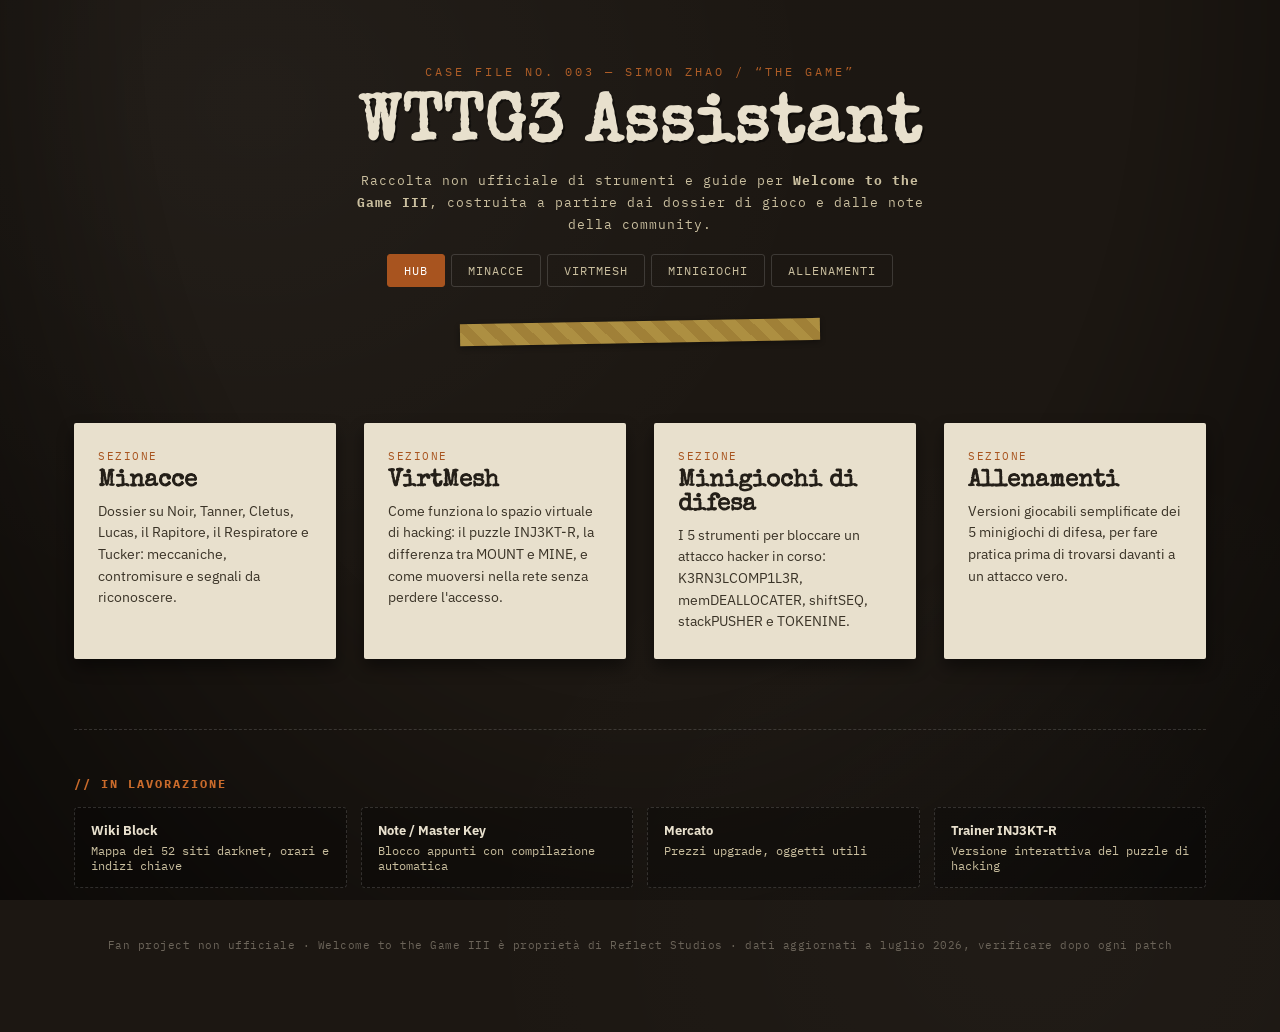
<file: index.html>
<!DOCTYPE html>
<html lang="it">
<head>
<meta charset="UTF-8">
<meta name="viewport" content="width=device-width, initial-scale=1.0">
<title>WTTG3 Assistant — Hub</title>
<link rel="preconnect" href="https://fonts.googleapis.com">
<link href="https://fonts.googleapis.com/css2?family=Special+Elite&family=IBM+Plex+Mono:wght@400;500;600&family=IBM+Plex+Sans:wght@400;500;600;700&display=swap" rel="stylesheet">
<link rel="stylesheet" href="css/styles.css">
<link rel="stylesheet" href="css/nav.css">
<style>
  .hub-grid{
    display:grid;
    grid-template-columns:repeat(auto-fit, minmax(260px, 1fr));
    gap:28px;
    margin:40px 0 20px;
  }
  .hub-card{
    display:block;
    background:var(--paper);
    color:var(--ink);
    text-decoration:none;
    padding:26px 24px;
    border-radius:2px;
    box-shadow:0 8px 16px rgba(0,0,0,0.45);
    transition:transform 0.15s ease, box-shadow 0.15s ease;
  }
  .hub-card:hover{transform:translateY(-4px); box-shadow:0 14px 26px rgba(0,0,0,0.55);}
  .hub-card .eyebrow{
    font-family:'IBM Plex Mono', monospace;
    font-size:10.5px;
    letter-spacing:1.5px;
    text-transform:uppercase;
    color:var(--rust);
  }
  .hub-card h2{
    font-family:'Special Elite', monospace;
    font-size:1.5rem;
    margin:6px 0 8px;
  }
  .hub-card p{font-size:13.5px; line-height:1.6; color:#3a3327; margin:0;}
</style>
</head>
<body data-page="home">
<div class="wrap">

  <header class="hero">
    <div class="stamp-num">CASE FILE NO. 003 — SIMON ZHAO / “THE GAME”</div>
    <h1 class="title">WTTG3 Assistant</h1>
    <p class="subtitle">Raccolta non ufficiale di strumenti e guide per <strong>Welcome to the Game III</strong>, costruita a partire dai dossier di gioco e dalle note della community.</p>
    <nav class="site-nav" id="site-nav"></nav>
    <div class="tape-divider"></div>
  </header>

  <div class="hub-grid">
    <a class="hub-card" href="threats.html">
      <div class="eyebrow">Sezione</div>
      <h2>Minacce</h2>
      <p>Dossier su Noir, Tanner, Cletus, Lucas, il Rapitore, il Respiratore e Tucker: meccaniche, contromisure e segnali da riconoscere.</p>
    </a>
    <a class="hub-card" href="virtmesh.html">
      <div class="eyebrow">Sezione</div>
      <h2>VirtMesh</h2>
      <p>Come funziona lo spazio virtuale di hacking: il puzzle INJ3KT-R, la differenza tra MOUNT e MINE, e come muoversi nella rete senza perdere l'accesso.</p>
    </a>
    <a class="hub-card" href="hacks.html">
      <div class="eyebrow">Sezione</div>
      <h2>Minigiochi di difesa</h2>
      <p>I 5 strumenti per bloccare un attacco hacker in corso: K3RN3LCOMP1L3R, memDEALLOCATER, shiftSEQ, stackPUSHER e TOKENINE.</p>
    </a>
    <a class="hub-card" href="trainers.html">
      <div class="eyebrow">Sezione</div>
      <h2>Allenamenti</h2>
      <p>Versioni giocabili semplificate dei 5 minigiochi di difesa, per fare pratica prima di trovarsi davanti a un attacco vero.</p>
    </a>
  </div>

  <div class="roadmap">
    <h4>// In lavorazione</h4>
    <div class="roadmap-grid">
      <div class="roadmap-item"><b>Wiki Block</b>Mappa dei 52 siti darknet, orari e indizi chiave</div>
      <div class="roadmap-item"><b>Note / Master Key</b>Blocco appunti con compilazione automatica</div>
      <div class="roadmap-item"><b>Mercato</b>Prezzi upgrade, oggetti utili</div>
      <div class="roadmap-item"><b>Trainer INJ3KT-R</b>Versione interattiva del puzzle di hacking</div>
    </div>
  </div>

  <footer class="credits">Fan project non ufficiale · Welcome to the Game III è proprietà di Reflect Studios · dati aggiornati a luglio 2026, verificare dopo ogni patch</footer>
</div>

<script src="js/nav.js"></script>
</body>
</html>
</file>
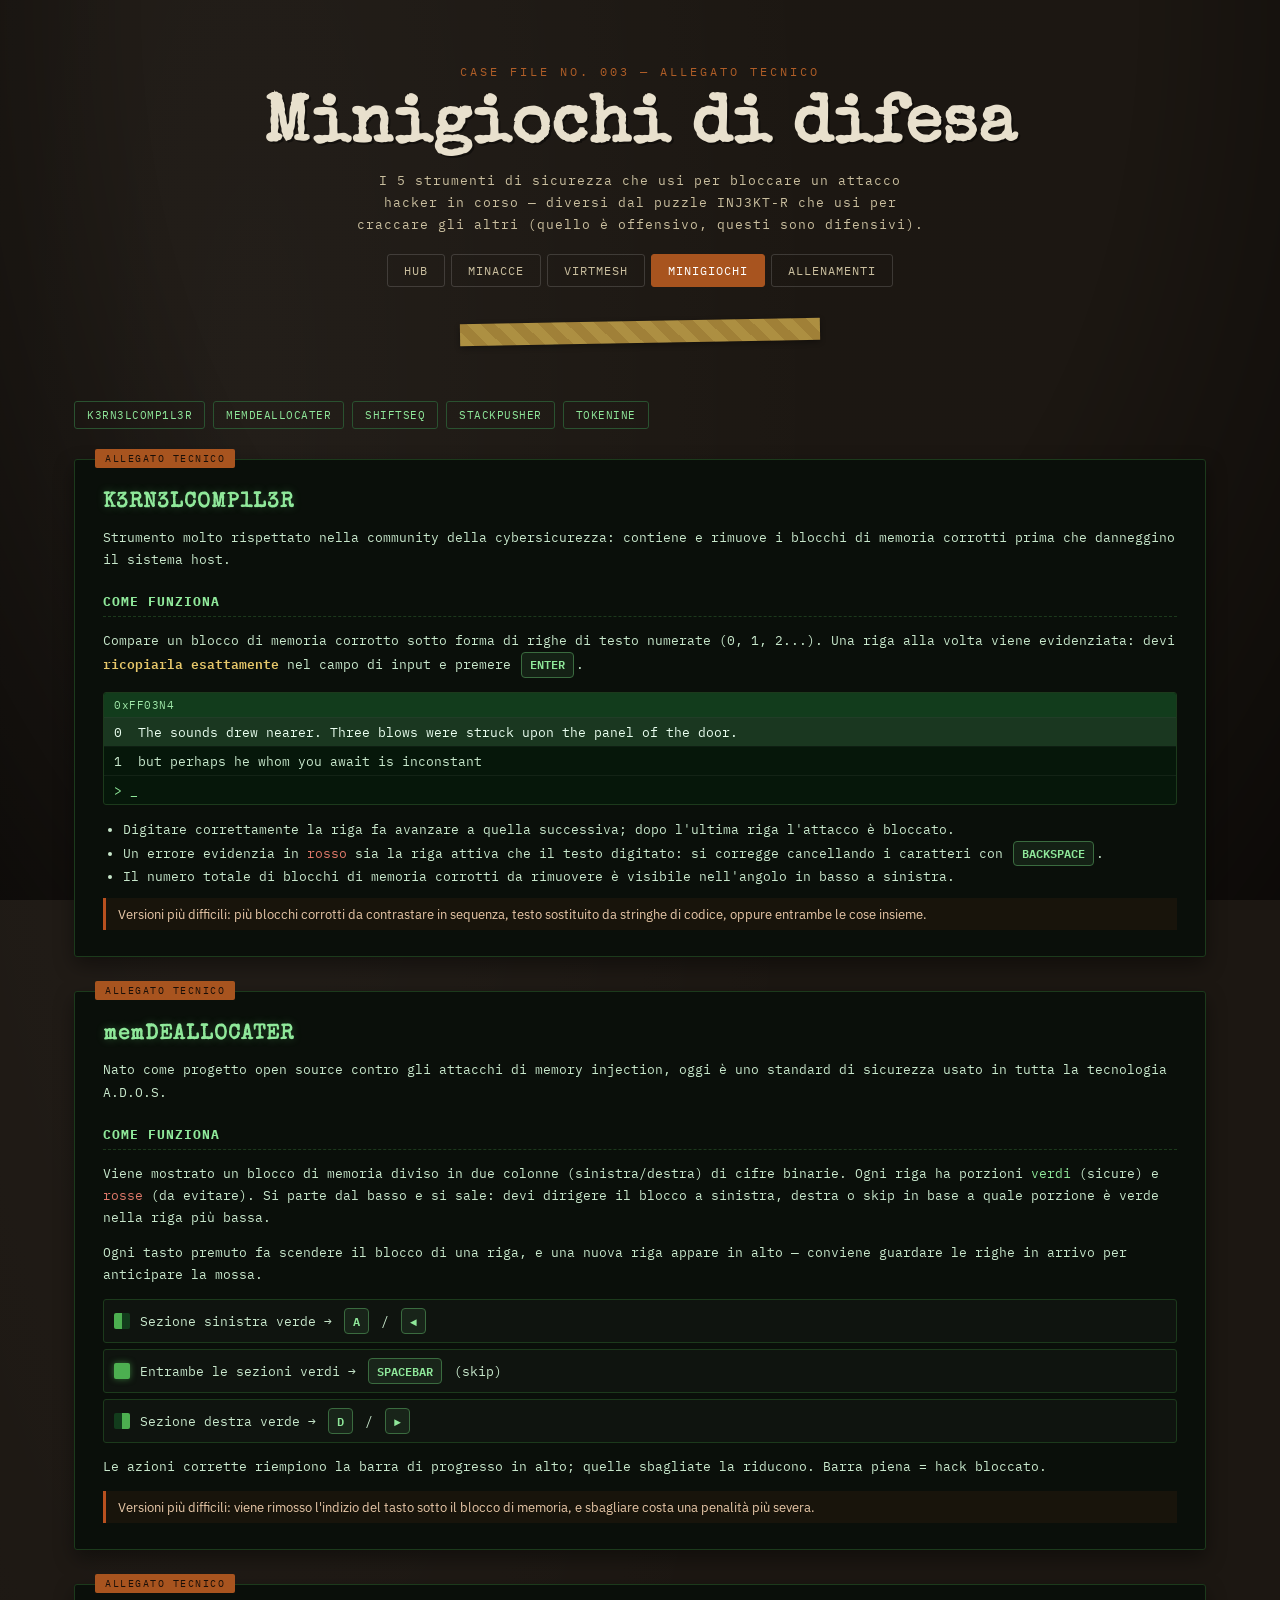
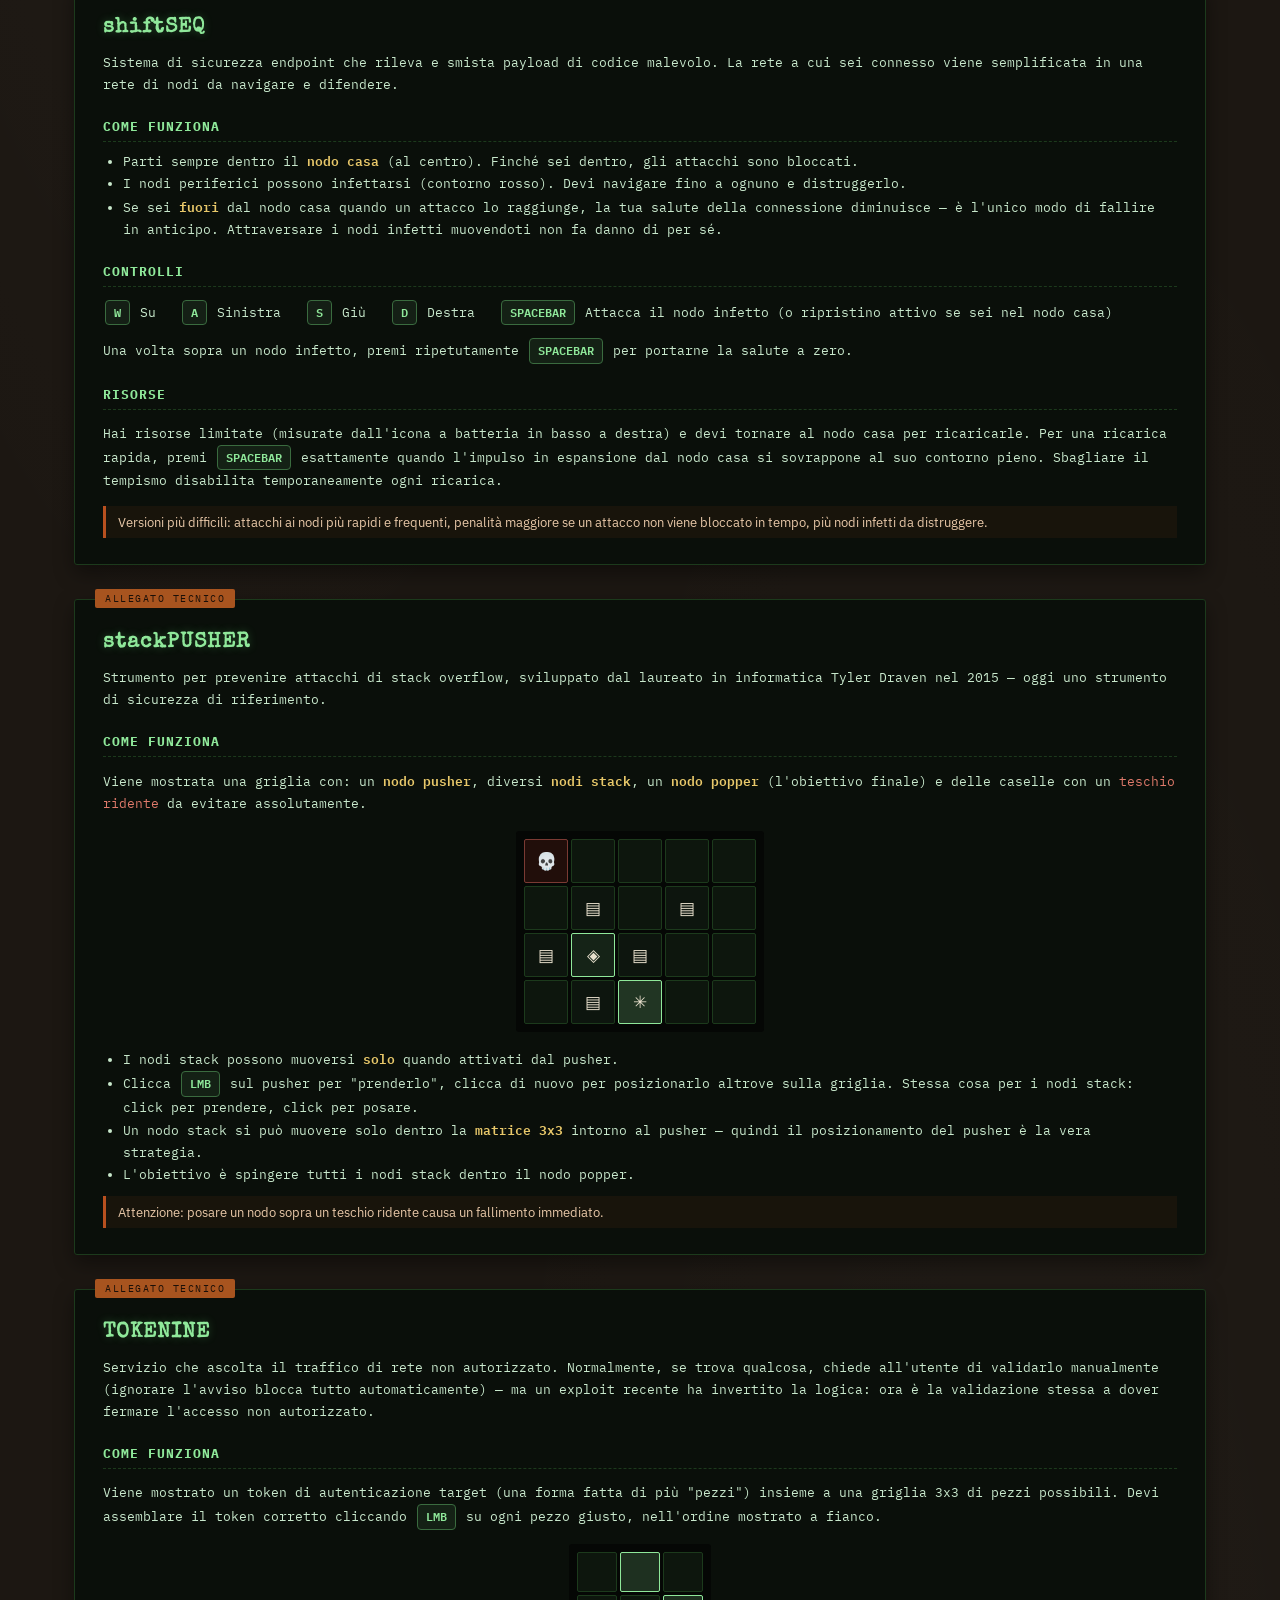
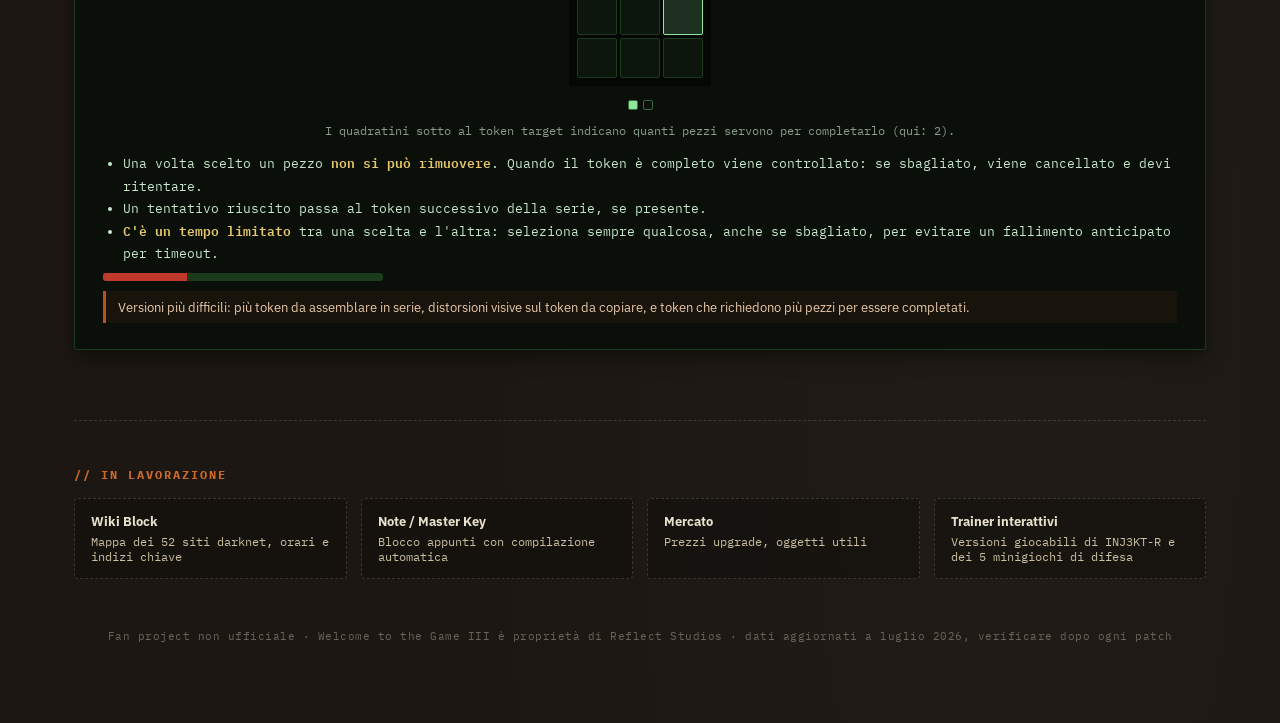
<file: hacks.html>
<!DOCTYPE html>
<html lang="it">
<head>
<meta charset="UTF-8">
<meta name="viewport" content="width=device-width, initial-scale=1.0">
<title>WTTG3 Assistant — Minigiochi di difesa</title>
<link rel="preconnect" href="https://fonts.googleapis.com">
<link href="https://fonts.googleapis.com/css2?family=Special+Elite&family=IBM+Plex+Mono:wght@400;500;600&family=IBM+Plex+Sans:wght@400;500;600;700&display=swap" rel="stylesheet">
<link rel="stylesheet" href="css/styles.css">
<link rel="stylesheet" href="css/nav.css">
<link rel="stylesheet" href="css/virtmesh.css">
<link rel="stylesheet" href="css/hacks.css">
</head>
<body data-page="hacks">
<div class="wrap">

  <header class="hero">
    <div class="stamp-num">CASE FILE NO. 003 — ALLEGATO TECNICO</div>
    <h1 class="title">Minigiochi di difesa</h1>
    <p class="subtitle">I 5 strumenti di sicurezza che usi per bloccare un attacco hacker in corso — diversi dal puzzle INJ3KT-R che usi per craccare gli altri (quello è offensivo, questi sono difensivi).</p>
    <nav class="site-nav" id="site-nav"></nav>
    <div class="tape-divider"></div>
  </header>

  <div class="tool-nav">
    <a href="#kernel">K3RN3LCOMP1L3R</a>
    <a href="#memdeallocater">memDEALLOCATER</a>
    <a href="#shiftseq">shiftSEQ</a>
    <a href="#stackpusher">stackPUSHER</a>
    <a href="#tokenine">TOKENINE</a>
  </div>

  <!-- K3RN3LCOMP1L3R -->
  <div class="annex" id="kernel">
    <h2 class="tool-name">K3RN3LCOMP1L3R</h2>
    <p>Strumento molto rispettato nella community della cybersicurezza: contiene e rimuove i blocchi di memoria corrotti prima che danneggino il sistema host.</p>

    <h3>Come funziona</h3>
    <p>Compare un blocco di memoria corrotto sotto forma di righe di testo numerate (0, 1, 2...). Una riga alla volta viene evidenziata: devi <span class="term">ricopiarla esattamente</span> nel campo di input e premere <span class="key-chip">ENTER</span>.</p>

    <div class="terminal-block">
      <div class="t-header">0xFF03N4</div>
      <div class="t-line active">0&nbsp;&nbsp;The sounds drew nearer. Three blows were struck upon the panel of the door.</div>
      <div class="t-line">1&nbsp;&nbsp;but perhaps he whom you await is inconstant</div>
      <div class="t-prompt">&gt; _</div>
    </div>

    <ul>
      <li>Digitare correttamente la riga fa avanzare a quella successiva; dopo l'ultima riga l'attacco è bloccato.</li>
      <li>Un errore evidenzia in <span style="color:#e07a6b;">rosso</span> sia la riga attiva che il testo digitato: si corregge cancellando i caratteri con <span class="key-chip">BACKSPACE</span>.</li>
      <li>Il numero totale di blocchi di memoria corrotti da rimuovere è visibile nell'angolo in basso a sinistra.</li>
    </ul>

    <div class="warn-line">Versioni più difficili: più blocchi corrotti da contrastare in sequenza, testo sostituito da stringhe di codice, oppure entrambe le cose insieme.</div>
  </div>

  <!-- memDEALLOCATER -->
  <div class="annex" id="memdeallocater">
    <h2 class="tool-name">memDEALLOCATER</h2>
    <p>Nato come progetto open source contro gli attacchi di memory injection, oggi è uno standard di sicurezza usato in tutta la tecnologia A.D.O.S.</p>

    <h3>Come funziona</h3>
    <p>Viene mostrato un blocco di memoria diviso in due colonne (sinistra/destra) di cifre binarie. Ogni riga ha porzioni <span style="color:#8fe89a;">verdi</span> (sicure) e <span style="color:#e07a6b;">rosse</span> (da evitare). Si parte dal basso e si sale: devi dirigere il blocco a sinistra, destra o skip in base a quale porzione è verde nella riga più bassa.</p>
    <p>Ogni tasto premuto fa scendere il blocco di una riga, e una nuova riga appare in alto — conviene guardare le righe in arrivo per anticipare la mossa.</p>

    <div class="rule-row"><span class="swatch half-green-red" style="background:linear-gradient(90deg,#4caf50 50%, #123c1c 50%)"></span> Sezione sinistra verde → <span class="key-chip">A</span> / <span class="key-chip">◄</span></div>
    <div class="rule-row"><span class="swatch green"></span> Entrambe le sezioni verdi → <span class="key-chip">SPACEBAR</span> (skip)</div>
    <div class="rule-row"><span class="swatch half-green-red" style="background:linear-gradient(90deg,#123c1c 50%, #4caf50 50%)"></span> Sezione destra verde → <span class="key-chip">D</span> / <span class="key-chip">►</span></div>

    <p>Le azioni corrette riempiono la barra di progresso in alto; quelle sbagliate la riducono. Barra piena = hack bloccato.</p>

    <div class="warn-line">Versioni più difficili: viene rimosso l'indizio del tasto sotto il blocco di memoria, e sbagliare costa una penalità più severa.</div>
  </div>

  <!-- shiftSEQ -->
  <div class="annex" id="shiftseq">
    <h2 class="tool-name">shiftSEQ</h2>
    <p>Sistema di sicurezza endpoint che rileva e smista payload di codice malevolo. La rete a cui sei connesso viene semplificata in una rete di nodi da navigare e difendere.</p>

    <h3>Come funziona</h3>
    <ul>
      <li>Parti sempre dentro il <span class="term">nodo casa</span> (al centro). Finché sei dentro, gli attacchi sono bloccati.</li>
      <li>I nodi periferici possono infettarsi (contorno rosso). Devi navigare fino a ognuno e distruggerlo.</li>
      <li>Se sei <span class="term">fuori</span> dal nodo casa quando un attacco lo raggiunge, la tua salute della connessione diminuisce — è l'unico modo di fallire in anticipo. Attraversare i nodi infetti muovendoti non fa danno di per sé.</li>
    </ul>

    <h3>Controlli</h3>
    <p>
      <span class="key-chip">W</span> Su &nbsp;
      <span class="key-chip">A</span> Sinistra &nbsp;
      <span class="key-chip">S</span> Giù &nbsp;
      <span class="key-chip">D</span> Destra &nbsp;
      <span class="key-chip">SPACEBAR</span> Attacca il nodo infetto (o ripristino attivo se sei nel nodo casa)
    </p>
    <p>Una volta sopra un nodo infetto, premi ripetutamente <span class="key-chip">SPACEBAR</span> per portarne la salute a zero.</p>

    <h3>Risorse</h3>
    <p>Hai risorse limitate (misurate dall'icona a batteria in basso a destra) e devi tornare al nodo casa per ricaricarle. Per una ricarica rapida, premi <span class="key-chip">SPACEBAR</span> esattamente quando l'impulso in espansione dal nodo casa si sovrappone al suo contorno pieno. Sbagliare il tempismo disabilita temporaneamente ogni ricarica.</p>

    <div class="warn-line">Versioni più difficili: attacchi ai nodi più rapidi e frequenti, penalità maggiore se un attacco non viene bloccato in tempo, più nodi infetti da distruggere.</div>
  </div>

  <!-- stackPUSHER -->
  <div class="annex" id="stackpusher">
    <h2 class="tool-name">stackPUSHER</h2>
    <p>Strumento per prevenire attacchi di stack overflow, sviluppato dal laureato in informatica Tyler Draven nel 2015 — oggi uno strumento di sicurezza di riferimento.</p>

    <h3>Come funziona</h3>
    <p>Viene mostrata una griglia con: un <span class="term">nodo pusher</span>, diversi <span class="term">nodi stack</span>, un <span class="term">nodo popper</span> (l'obiettivo finale) e delle caselle con un <span style="color:#e07a6b;">teschio ridente</span> da evitare assolutamente.</p>

    <div class="grid-demo" aria-hidden="true">
      <div class="g-cell skull">💀</div><div class="g-cell"></div><div class="g-cell"></div><div class="g-cell"></div><div class="g-cell"></div>
      <div class="g-cell"></div><div class="g-cell stack">▤</div><div class="g-cell"></div><div class="g-cell stack">▤</div><div class="g-cell"></div>
      <div class="g-cell stack">▤</div><div class="g-cell pusher">◈</div><div class="g-cell stack">▤</div><div class="g-cell"></div><div class="g-cell"></div>
      <div class="g-cell"></div><div class="g-cell stack">▤</div><div class="g-cell popper">✳</div><div class="g-cell"></div><div class="g-cell"></div>
    </div>

    <ul>
      <li>I nodi stack possono muoversi <span class="term">solo</span> quando attivati dal pusher.</li>
      <li>Clicca <span class="key-chip">LMB</span> sul pusher per "prenderlo", clicca di nuovo per posizionarlo altrove sulla griglia. Stessa cosa per i nodi stack: click per prendere, click per posare.</li>
      <li>Un nodo stack si può muovere solo dentro la <span class="term">matrice 3x3</span> intorno al pusher — quindi il posizionamento del pusher è la vera strategia.</li>
      <li>L'obiettivo è spingere tutti i nodi stack dentro il nodo popper.</li>
    </ul>

    <div class="warn-line">Attenzione: posare un nodo sopra un teschio ridente causa un fallimento immediato.</div>
  </div>

  <!-- TOKENINE -->
  <div class="annex" id="tokenine">
    <h2 class="tool-name">TOKENINE</h2>
    <p>Servizio che ascolta il traffico di rete non autorizzato. Normalmente, se trova qualcosa, chiede all'utente di validarlo manualmente (ignorare l'avviso blocca tutto automaticamente) — ma un exploit recente ha invertito la logica: ora è la validazione stessa a dover fermare l'accesso non autorizzato.</p>

    <h3>Come funziona</h3>
    <p>Viene mostrato un token di autenticazione target (una forma fatta di più "pezzi") insieme a una griglia 3x3 di pezzi possibili. Devi assemblare il token corretto cliccando <span class="key-chip">LMB</span> su ogni pezzo giusto, nell'ordine mostrato a fianco.</p>

    <div class="token-piece-grid" aria-hidden="true">
      <div class="t-cell"></div><div class="t-cell chosen"></div><div class="t-cell"></div>
      <div class="t-cell"></div><div class="t-cell"></div><div class="t-cell chosen"></div>
      <div class="t-cell"></div><div class="t-cell"></div><div class="t-cell"></div>
    </div>
    <div class="piece-counter"><span class="piece-dot filled"></span><span class="piece-dot"></span></div>
    <p style="text-align:center; font-size:11.5px; color:#8a9c8c;">I quadratini sotto al token target indicano quanti pezzi servono per completarlo (qui: 2).</p>

    <ul>
      <li>Una volta scelto un pezzo <span class="term">non si può rimuovere</span>. Quando il token è completo viene controllato: se sbagliato, viene cancellato e devi ritentare.</li>
      <li>Un tentativo riuscito passa al token successivo della serie, se presente.</li>
      <li><span class="term">C'è un tempo limitato</span> tra una scelta e l'altra: seleziona sempre qualcosa, anche se sbagliato, per evitare un fallimento anticipato per timeout.</li>
    </ul>

    <div class="timer-bar-demo danger"><div class="fill" style="width:30%;"></div></div>

    <div class="warn-line">Versioni più difficili: più token da assemblare in serie, distorsioni visive sul token da copiare, e token che richiedono più pezzi per essere completati.</div>
  </div>

  <div class="roadmap">
    <h4>// In lavorazione</h4>
    <div class="roadmap-grid">
      <div class="roadmap-item"><b>Wiki Block</b>Mappa dei 52 siti darknet, orari e indizi chiave</div>
      <div class="roadmap-item"><b>Note / Master Key</b>Blocco appunti con compilazione automatica</div>
      <div class="roadmap-item"><b>Mercato</b>Prezzi upgrade, oggetti utili</div>
      <div class="roadmap-item"><b>Trainer interattivi</b>Versioni giocabili di INJ3KT-R e dei 5 minigiochi di difesa</div>
    </div>
  </div>

  <footer class="credits">Fan project non ufficiale · Welcome to the Game III è proprietà di Reflect Studios · dati aggiornati a luglio 2026, verificare dopo ogni patch</footer>
</div>

<script src="js/nav.js"></script>
</body>
</html>
</file>
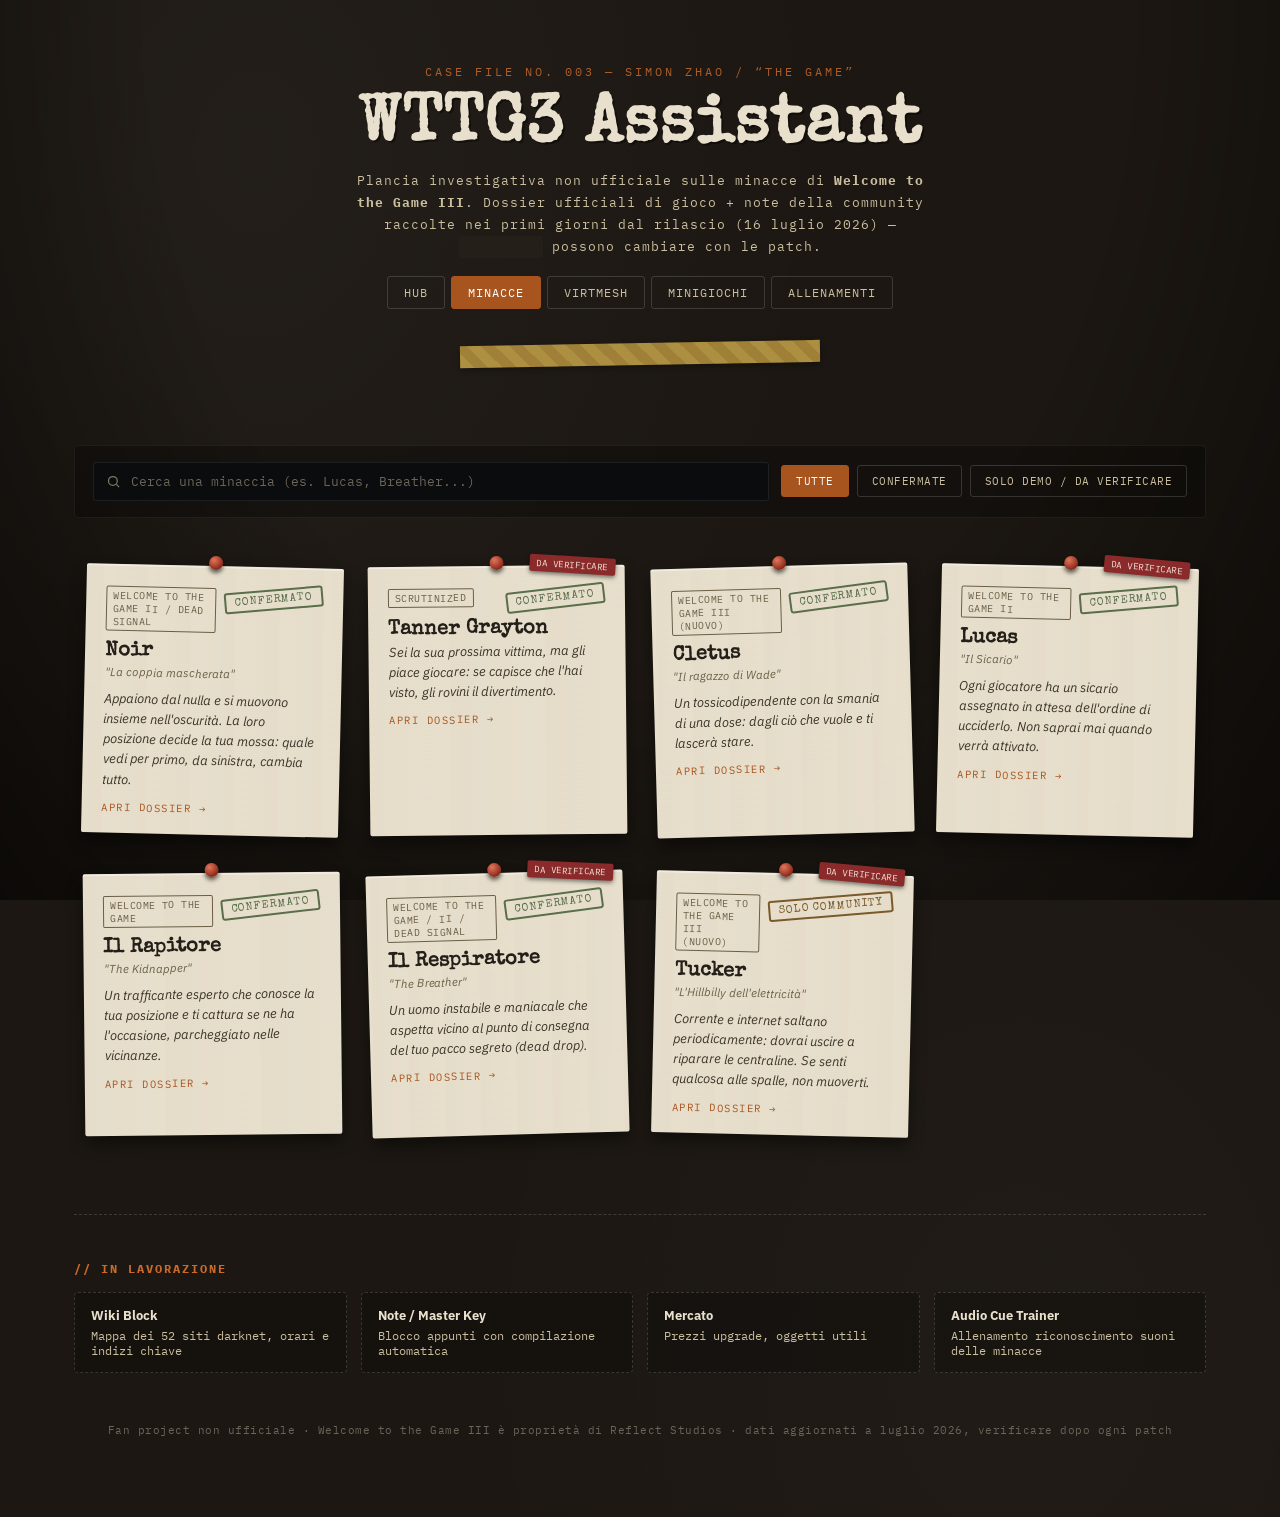
<file: threats.html>
<!DOCTYPE html>
<html lang="it">
<head>
<meta charset="UTF-8">
<meta name="viewport" content="width=device-width, initial-scale=1.0">
<title>WTTG3 Assistant — Minacce</title>
<link rel="preconnect" href="https://fonts.googleapis.com">
<link href="https://fonts.googleapis.com/css2?family=Special+Elite&family=IBM+Plex+Mono:wght@400;500;600&family=IBM+Plex+Sans:wght@400;500;600;700&display=swap" rel="stylesheet">
<link rel="stylesheet" href="css/styles.css">
<link rel="stylesheet" href="css/nav.css">
</head>
<body data-page="threats">
<div class="wrap">

  <header class="hero">
    <div class="stamp-num">CASE FILE NO. 003 — SIMON ZHAO / “THE GAME”</div>
    <h1 class="title">WTTG3 Assistant</h1>
    <p class="subtitle">Plancia investigativa non ufficiale sulle minacce di <strong>Welcome to the Game III</strong>.
    Dossier ufficiali di gioco + note della community raccolte nei primi giorni dal rilascio (16 luglio 2026) — <span class="redacted-bar">████████</span> possono cambiare con le patch.</p>
    <nav class="site-nav" id="site-nav"></nav>
    <div class="tape-divider"></div>
  </header>

  <div class="controls">
    <div class="search-box">
      <svg width="15" height="15" viewBox="0 0 24 24" fill="none" stroke="#cabf9f" stroke-width="2"><circle cx="11" cy="11" r="7"/><line x1="21" y1="21" x2="16.65" y2="16.65"/></svg>
      <input id="searchInput" type="text" placeholder="Cerca una minaccia (es. Lucas, Breather...)">
    </div>
    <div class="filters" id="filterGroup">
      <button class="filter-btn active" data-filter="all">Tutte</button>
      <button class="filter-btn" data-filter="confirmed">Confermate</button>
      <button class="filter-btn" data-filter="unconfirmed">Solo demo / da verificare</button>
    </div>
  </div>

  <div class="board" id="board"></div>

  <div class="roadmap">
    <h4>// In lavorazione</h4>
    <div class="roadmap-grid">
      <div class="roadmap-item"><b>Wiki Block</b>Mappa dei 52 siti darknet, orari e indizi chiave</div>
      <div class="roadmap-item"><b>Note / Master Key</b>Blocco appunti con compilazione automatica</div>
      <div class="roadmap-item"><b>Mercato</b>Prezzi upgrade, oggetti utili</div>
      <div class="roadmap-item"><b>Audio Cue Trainer</b>Allenamento riconoscimento suoni delle minacce</div>
    </div>
  </div>

  <footer class="credits">Fan project non ufficiale · Welcome to the Game III è proprietà di Reflect Studios · dati aggiornati a luglio 2026, verificare dopo ogni patch</footer>
</div>

<div class="modal-overlay" id="modalOverlay">
  <div class="modal" id="modalContent"></div>
</div>

<script src="js/threats-data.js"></script>
<script src="js/app.js"></script>
<script src="js/nav.js"></script>
</body>
</html>
</file>
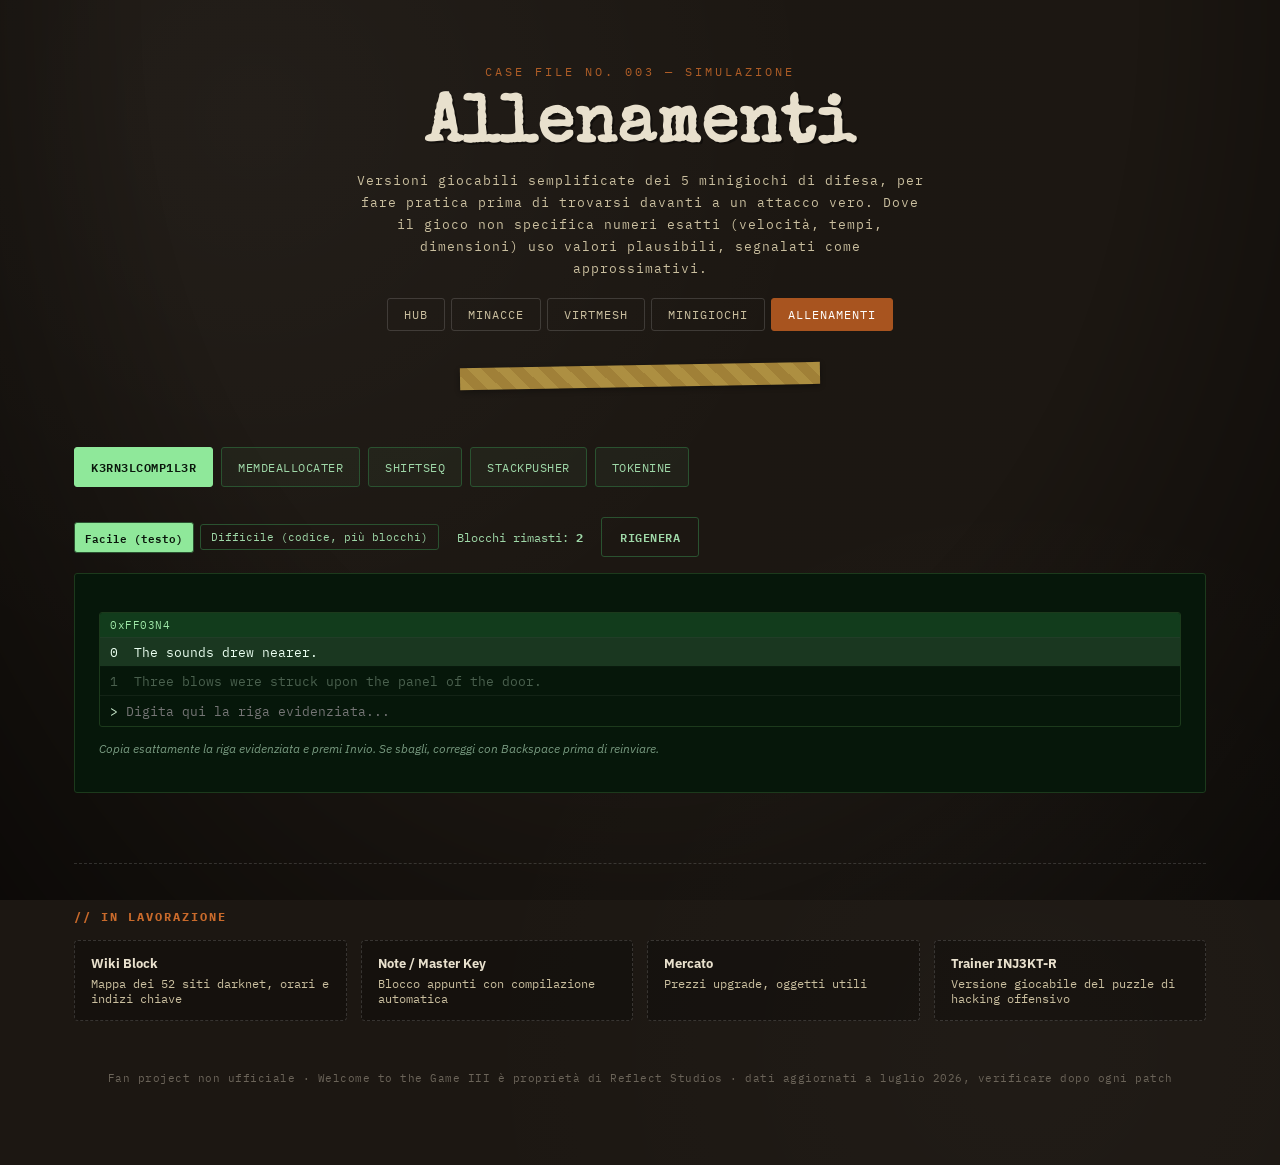
<file: trainers.html>
<!DOCTYPE html>
<html lang="it">
<head>
<meta charset="UTF-8">
<meta name="viewport" content="width=device-width, initial-scale=1.0">
<title>WTTG3 Assistant — Allenamenti</title>
<link rel="preconnect" href="https://fonts.googleapis.com">
<link href="https://fonts.googleapis.com/css2?family=Special+Elite&family=IBM+Plex+Mono:wght@400;500;600&family=IBM+Plex+Sans:wght@400;500;600;700&display=swap" rel="stylesheet">
<link rel="stylesheet" href="css/styles.css">
<link rel="stylesheet" href="css/nav.css">
<link rel="stylesheet" href="css/virtmesh.css">
<link rel="stylesheet" href="css/hacks.css">
<link rel="stylesheet" href="css/trainers.css">
</head>
<body data-page="trainers">
<div class="wrap">

  <header class="hero">
    <div class="stamp-num">CASE FILE NO. 003 — SIMULAZIONE</div>
    <h1 class="title">Allenamenti</h1>
    <p class="subtitle">Versioni giocabili semplificate dei 5 minigiochi di difesa, per fare pratica prima di trovarsi davanti a un attacco vero. Dove il gioco non specifica numeri esatti (velocità, tempi, dimensioni) uso valori plausibili, segnalati come approssimativi.</p>
    <nav class="site-nav" id="site-nav"></nav>
    <div class="tape-divider"></div>
  </header>

  <div class="trainer-tabs">
    <button class="ttab active" data-target="panel-kernel">K3RN3LCOMP1L3R</button>
    <button class="ttab" data-target="panel-mem">memDEALLOCATER</button>
    <button class="ttab" data-target="panel-shiftseq">shiftSEQ</button>
    <button class="ttab" data-target="panel-stackpusher">stackPUSHER</button>
    <button class="ttab" data-target="panel-tokenine">TOKENINE</button>
  </div>

  <!-- K3RN3LCOMP1L3R -->
  <section class="trainer-panel active" id="panel-kernel">
    <div class="status-row">
      <div class="diff-toggle" id="k-diff">
        <button class="active" data-diff="easy">Facile (testo)</button>
        <button data-diff="hard">Difficile (codice, più blocchi)</button>
      </div>
      <span>Blocchi rimasti: <b id="k-counter">1</b></span>
      <button class="btn-action secondary" id="k-reset">Rigenera</button>
    </div>
    <div class="banner" id="k-banner"></div>
    <div class="trainer-stage">
      <div class="terminal-block">
        <div class="t-header" id="k-header">0xFF03N4</div>
        <div id="k-lines"></div>
        <div class="kernel-input-line">
          <span>&gt;</span>
          <input type="text" id="k-input" autocomplete="off" spellcheck="false" placeholder="Digita qui la riga evidenziata...">
        </div>
      </div>
      <p class="approx-note">Copia esattamente la riga evidenziata e premi Invio. Se sbagli, correggi con Backspace prima di reinviare.</p>
    </div>
  </section>

  <!-- memDEALLOCATER -->
  <section class="trainer-panel" id="panel-mem">
    <div class="status-row">
      <div class="diff-toggle" id="m-diff">
        <button class="active" data-diff="easy">Facile (con indizio)</button>
        <button data-diff="hard">Difficile (senza indizio)</button>
      </div>
      <div class="progress-track"><div class="progress-fill" id="m-progress-fill" style="width:0%;"></div></div>
      <button class="btn-action secondary" id="m-reset">Ricomincia</button>
    </div>
    <div class="banner" id="m-banner"></div>
    <div class="trainer-stage">
      <div class="mem-stage" id="m-stage"></div>
      <div class="mem-hint" id="m-hint"></div>
      <p class="approx-note">Riga attiva in basso. <span class="key-chip">A</span> se la sinistra è verde, <span class="key-chip">D</span> se lo è la destra, <span class="key-chip">SPACE</span> se lo sono entrambe. La finestra e la velocità sono approssimative.</p>
    </div>
  </section>

  <!-- shiftSEQ -->
  <section class="trainer-panel" id="panel-shiftseq">
    <div class="status-row">
      <div class="diff-toggle" id="sq-diff">
        <button class="active" data-diff="easy">Facile (2 nodi infetti)</button>
        <button data-diff="hard">Difficile (3 nodi, più veloce)</button>
      </div>
      <button class="btn-action secondary" id="sq-reset">Ricomincia</button>
    </div>
    <div class="banner" id="sq-banner"></div>
    <div class="trainer-stage">
      <div class="status-row">
        <span>Salute connessione: <b id="sq-health-num">100</b>%</span>
        <div class="progress-track"><div class="progress-fill danger" id="sq-health-fill" style="width:100%;"></div></div>
      </div>
      <div class="status-row">
        <span>Energia: <b id="sq-energy-num">100</b>%</span>
        <div class="progress-track"><div class="progress-fill energy" id="sq-energy-fill" style="width:100%;"></div></div>
      </div>
      <!-- I nodi esistono UNA sola volta qui nell'HTML: il JS aggiorna solo
           classi/testo, non li ricrea mai. E' la correzione al bug che
           rompeva l'animazione dell'anello di ricarica (vedi commento in
           trainers-shiftseq.js). -->
      <div class="sq-stage" id="sq-stage">
        <div class="sq-node n" id="sq-node-n">N<span class="node-health" id="sq-health-n"></span></div>
        <div class="sq-node w" id="sq-node-w">W<span class="node-health" id="sq-health-w"></span></div>
        <div class="sq-node home" id="sq-node-home"><div class="recharge-ring" id="sq-ring"></div>HOME</div>
        <div class="sq-node e" id="sq-node-e">E<span class="node-health" id="sq-health-e"></span></div>
        <div class="sq-node s" id="sq-node-s">S<span class="node-health" id="sq-health-s"></span></div>
      </div>
      <div class="sq-keys">
        <span class="key-chip">W</span><span class="key-chip">A</span><span class="key-chip">S</span><span class="key-chip">D</span> per muoverti (da un nodo esterno, un tasto qualsiasi torna alla home) &nbsp;·&nbsp;
        <span class="key-chip">SPACE</span> per attaccare (sul nodo infetto) o ricaricare al momento giusto (nel nodo home, quando l'anello è quasi svanito)
      </div>
      <p class="approx-note">Layout semplificato a 4 nodi + home (invece degli 8 nodi visti negli screenshot). Tempi di impulso e finestra di ricarica sono approssimativi.</p>
    </div>
  </section>

  <!-- stackPUSHER -->
  <section class="trainer-panel" id="panel-stackpusher">
    <div class="status-row">
      <div class="diff-toggle" id="sp-diff">
        <button class="active" data-diff="easy">Facile</button>
        <button data-diff="hard">Difficile</button>
      </div>
      <span>Nodi stack rimasti: <b id="sp-remaining">0</b></span>
      <button class="btn-action secondary" id="sp-reset">Ricomincia livello</button>
      <button class="btn-action secondary" id="sp-next">Livello successivo</button>
    </div>
    <div class="banner" id="sp-banner"></div>
    <div class="trainer-stage">
      <div class="grid-demo" id="sp-grid" style="margin:0 auto;"></div>
      <p class="approx-note">Clicca il pusher (◈) per selezionarlo, poi clicca una cella libera per spostarlo. Clicca un nodo stack (▤) entro l'area 3×3 del pusher per selezionarlo, poi clicca dove spostarlo (anche il popper ✳ per consegnarlo). Evita i teschi (💀): posarci sopra qualsiasi nodo causa fallimento immediato.</p>
    </div>
  </section>

  <!-- TOKENINE -->
  <section class="trainer-panel" id="panel-tokenine">
    <div class="status-row">
      <div class="diff-toggle" id="tk-diff">
        <button class="active" data-diff="easy">Facile (2 pezzi)</button>
        <button data-diff="hard">Difficile (4 pezzi)</button>
      </div>
      <div class="progress-track"><div class="progress-fill" id="tk-timer-fill" style="width:100%;"></div></div>
      <button class="btn-action secondary" id="tk-reset">Nuovo token</button>
    </div>
    <div class="banner" id="tk-banner"></div>
    <div class="trainer-stage">
      <div class="tk-layout">
        <div class="tk-palette" id="tk-palette"></div>
        <div class="tk-target" id="tk-target"></div>
      </div>
      <p class="approx-note">Clicca i pezzi nella palette nell'ordine mostrato a destra (dall'alto verso il basso). Hai un tempo limitato tra una selezione e l'altra: se scade, fallisci. Nel gioco vero il controllo avviene solo alla fine; qui, per allenarsi meglio, il feedback è immediato pezzo per pezzo.</p>
    </div>
  </section>

  <div class="roadmap">
    <h4>// In lavorazione</h4>
    <div class="roadmap-grid">
      <div class="roadmap-item"><b>Wiki Block</b>Mappa dei 52 siti darknet, orari e indizi chiave</div>
      <div class="roadmap-item"><b>Note / Master Key</b>Blocco appunti con compilazione automatica</div>
      <div class="roadmap-item"><b>Mercato</b>Prezzi upgrade, oggetti utili</div>
      <div class="roadmap-item"><b>Trainer INJ3KT-R</b>Versione giocabile del puzzle di hacking offensivo</div>
    </div>
  </div>

  <footer class="credits">Fan project non ufficiale · Welcome to the Game III è proprietà di Reflect Studios · dati aggiornati a luglio 2026, verificare dopo ogni patch</footer>
</div>

<script src="js/nav.js"></script>
<script src="js/trainers-common.js"></script>
<script src="js/trainers-kernel.js"></script>
<script src="js/trainers-memdealloc.js"></script>
<script src="js/trainers-shiftseq.js"></script>
<script src="js/trainers-stackpusher.js"></script>
<script src="js/trainers-tokenine.js"></script>
</body>
</html>
</file>
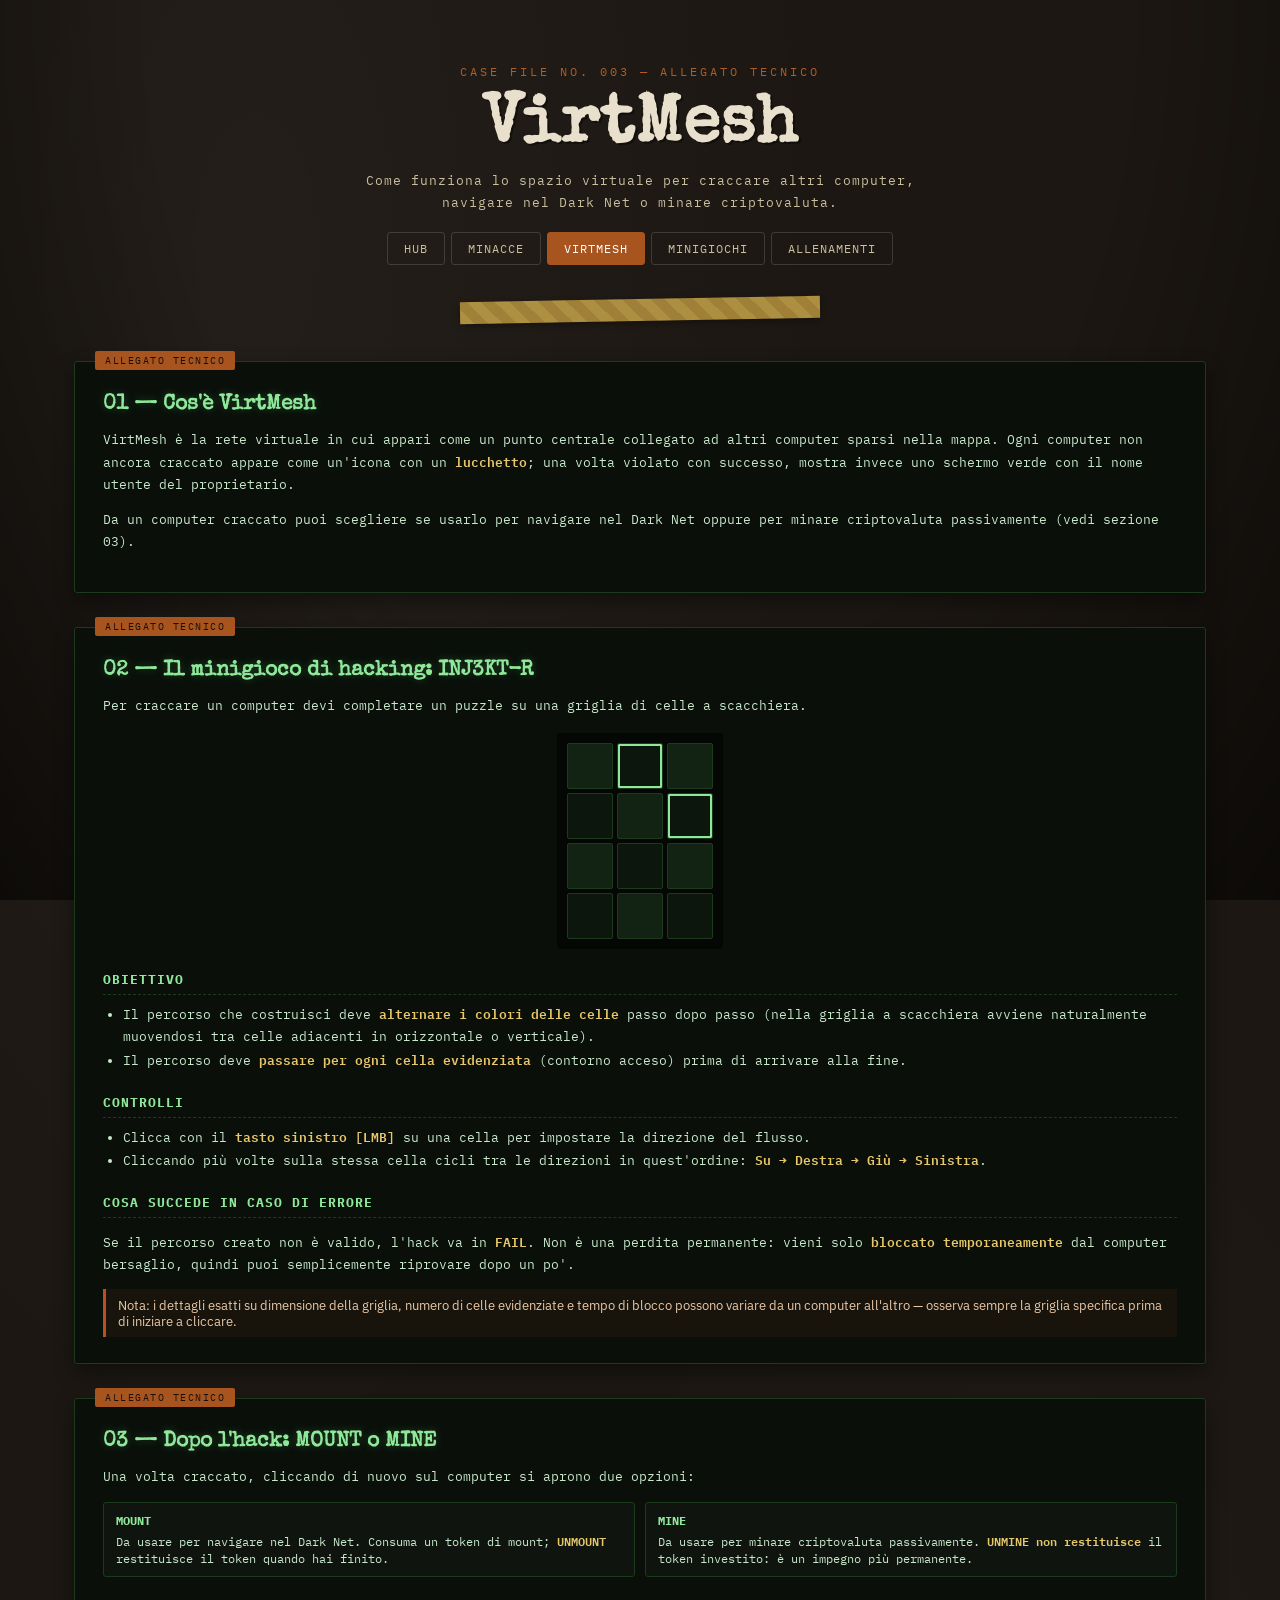
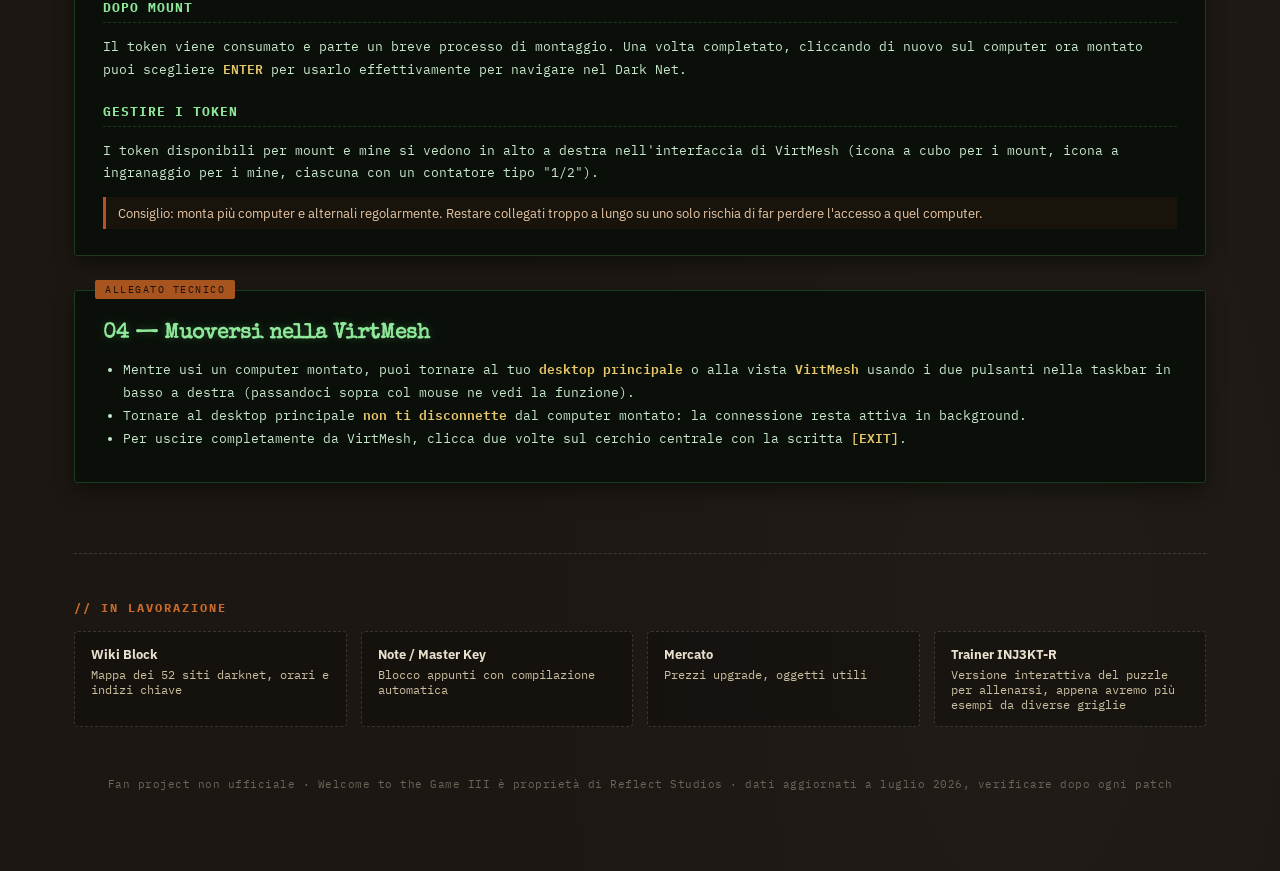
<file: virtmesh.html>
<!DOCTYPE html>
<html lang="it">
<head>
<meta charset="UTF-8">
<meta name="viewport" content="width=device-width, initial-scale=1.0">
<title>WTTG3 Assistant — VirtMesh</title>
<link rel="preconnect" href="https://fonts.googleapis.com">
<link href="https://fonts.googleapis.com/css2?family=Special+Elite&family=IBM+Plex+Mono:wght@400;500;600&family=IBM+Plex+Sans:wght@400;500;600;700&display=swap" rel="stylesheet">
<link rel="stylesheet" href="css/styles.css">
<link rel="stylesheet" href="css/nav.css">
<link rel="stylesheet" href="css/virtmesh.css">
</head>
<body data-page="virtmesh">
<div class="wrap">

  <header class="hero">
    <div class="stamp-num">CASE FILE NO. 003 — ALLEGATO TECNICO</div>
    <h1 class="title">VirtMesh</h1>
    <p class="subtitle">Come funziona lo spazio virtuale per craccare altri computer, navigare nel Dark Net o minare criptovaluta.</p>
    <nav class="site-nav" id="site-nav"></nav>
    <div class="tape-divider"></div>
  </header>

  <div class="annex">
    <h2>01 — Cos'è VirtMesh</h2>
    <p>VirtMesh è la rete virtuale in cui appari come un punto centrale collegato ad altri computer sparsi nella mappa. Ogni computer non ancora craccato appare come un'icona con un <span class="term">lucchetto</span>; una volta violato con successo, mostra invece uno schermo verde con il nome utente del proprietario.</p>
    <p>Da un computer craccato puoi scegliere se usarlo per navigare nel Dark Net oppure per minare criptovaluta passivamente (vedi sezione 03).</p>
  </div>

  <div class="annex">
    <h2>02 — Il minigioco di hacking: INJ3KT-R</h2>
    <p>Per craccare un computer devi completare un puzzle su una griglia di celle a scacchiera.</p>

    <div class="mini-grid" aria-hidden="true">
      <div class="mini-cell light"></div>
      <div class="mini-cell dark target"></div>
      <div class="mini-cell light"></div>

      <div class="mini-cell dark"></div>
      <div class="mini-cell light"></div>
      <div class="mini-cell dark target"></div>

      <div class="mini-cell light"></div>
      <div class="mini-cell dark"></div>
      <div class="mini-cell light"></div>

      <div class="mini-cell dark"></div>
      <div class="mini-cell light"></div>
      <div class="mini-cell dark"></div>
    </div>

    <h3>Obiettivo</h3>
    <ul>
      <li>Il percorso che costruisci deve <span class="term">alternare i colori delle celle</span> passo dopo passo (nella griglia a scacchiera avviene naturalmente muovendosi tra celle adiacenti in orizzontale o verticale).</li>
      <li>Il percorso deve <span class="term">passare per ogni cella evidenziata</span> (contorno acceso) prima di arrivare alla fine.</li>
    </ul>

    <h3>Controlli</h3>
    <ul>
      <li>Clicca con il <span class="term">tasto sinistro [LMB]</span> su una cella per impostare la direzione del flusso.</li>
      <li>Cliccando più volte sulla stessa cella cicli tra le direzioni in quest'ordine: <span class="term">Su → Destra → Giù → Sinistra</span>.</li>
    </ul>

    <h3>Cosa succede in caso di errore</h3>
    <p>Se il percorso creato non è valido, l'hack va in <span class="term">FAIL</span>. Non è una perdita permanente: vieni solo <span class="term">bloccato temporaneamente</span> dal computer bersaglio, quindi puoi semplicemente riprovare dopo un po'.</p>
    <div class="warn-line">Nota: i dettagli esatti su dimensione della griglia, numero di celle evidenziate e tempo di blocco possono variare da un computer all'altro — osserva sempre la griglia specifica prima di iniziare a cliccare.</div>
  </div>

  <div class="annex">
    <h2>03 — Dopo l'hack: MOUNT o MINE</h2>
    <p>Una volta craccato, cliccando di nuovo sul computer si aprono due opzioni:</p>

    <div class="legend-grid">
      <div class="legend-item">
        <b>MOUNT</b>
        Da usare per navigare nel Dark Net. Consuma un token di mount; <span class="term">UNMOUNT</span> restituisce il token quando hai finito.
      </div>
      <div class="legend-item">
        <b>MINE</b>
        Da usare per minare criptovaluta passivamente. <span class="term">UNMINE non restituisce</span> il token investito: è un impegno più permanente.
      </div>
    </div>

    <h3>Dopo MOUNT</h3>
    <p>Il token viene consumato e parte un breve processo di montaggio. Una volta completato, cliccando di nuovo sul computer ora montato puoi scegliere <span class="term">ENTER</span> per usarlo effettivamente per navigare nel Dark Net.</p>

    <h3>Gestire i token</h3>
    <p>I token disponibili per mount e mine si vedono in alto a destra nell'interfaccia di VirtMesh (icona a cubo per i mount, icona a ingranaggio per i mine, ciascuna con un contatore tipo "1/2").</p>
    <div class="warn-line">Consiglio: monta più computer e alternali regolarmente. Restare collegati troppo a lungo su uno solo rischia di far perdere l'accesso a quel computer.</div>
  </div>

  <div class="annex">
    <h2>04 — Muoversi nella VirtMesh</h2>
    <ul>
      <li>Mentre usi un computer montato, puoi tornare al tuo <span class="term">desktop principale</span> o alla vista <span class="term">VirtMesh</span> usando i due pulsanti nella taskbar in basso a destra (passandoci sopra col mouse ne vedi la funzione).</li>
      <li>Tornare al desktop principale <span class="term">non ti disconnette</span> dal computer montato: la connessione resta attiva in background.</li>
      <li>Per uscire completamente da VirtMesh, clicca due volte sul cerchio centrale con la scritta <span class="term">[EXIT]</span>.</li>
    </ul>
  </div>

  <div class="roadmap">
    <h4>// In lavorazione</h4>
    <div class="roadmap-grid">
      <div class="roadmap-item"><b>Wiki Block</b>Mappa dei 52 siti darknet, orari e indizi chiave</div>
      <div class="roadmap-item"><b>Note / Master Key</b>Blocco appunti con compilazione automatica</div>
      <div class="roadmap-item"><b>Mercato</b>Prezzi upgrade, oggetti utili</div>
      <div class="roadmap-item"><b>Trainer INJ3KT-R</b>Versione interattiva del puzzle per allenarsi, appena avremo più esempi da diverse griglie</div>
    </div>
  </div>

  <footer class="credits">Fan project non ufficiale · Welcome to the Game III è proprietà di Reflect Studios · dati aggiornati a luglio 2026, verificare dopo ogni patch</footer>
</div>

<script src="js/nav.js"></script>
</body>
</html>
</file>
<file: css/styles.css>
:root{
  --void:#0b0c0d;
  --cork:#1c1712;
  --cork-light:#241d16;
  --paper:#e8e0cd;
  --paper-dim:#cabf9f;
  --ink:#241f18;
  --rust:#a8541f;
  --rust-bright:#c96a2b;
  --blood:#5c1414;
  --string:#8c2222;
  --tape:#c7a54a;
  --confirmed:#5a6e4a;
  --unconfirmed:#7a5a2a;
  --warn:#8a2a2a;
}

*{box-sizing:border-box;}
html,body{margin:0;padding:0;}
body{
  background:
    radial-gradient(ellipse at 20% 10%, rgba(255,255,255,0.03), transparent 40%),
    radial-gradient(ellipse at 80% 90%, rgba(255,255,255,0.02), transparent 40%),
    var(--cork);
  background-color:var(--cork);
  color:var(--paper);
  font-family:'IBM Plex Sans', sans-serif;
  min-height:100vh;
  position:relative;
  overflow-x:hidden;
}
body::before{
  content:"";
  position:fixed; inset:0;
  pointer-events:none;
  background-image:
    repeating-linear-gradient(0deg, rgba(0,0,0,0.08) 0px, transparent 1px, transparent 3px),
    repeating-linear-gradient(90deg, rgba(0,0,0,0.05) 0px, transparent 1px, transparent 3px);
  opacity:0.5;
  mix-blend-mode:multiply;
  z-index:1;
}
body::after{
  content:"";
  position:fixed; inset:0;
  pointer-events:none;
  background:
    radial-gradient(ellipse at 50% 0%, transparent 55%, rgba(0,0,0,0.55) 100%);
  z-index:2;
}

.wrap{position:relative; z-index:3; max-width:1180px; margin:0 auto; padding:0 24px 80px;}

/* HERO / CASE COVER */
header.hero{
  padding:64px 24px 40px;
  text-align:center;
  position:relative;
}
.stamp-num{
  font-family:'IBM Plex Mono', monospace;
  font-size:12px;
  letter-spacing:3px;
  color:var(--rust-bright);
  text-transform:uppercase;
  opacity:0.85;
}
h1.title{
  font-family:'Special Elite', monospace;
  font-size:clamp(2.2rem, 6vw, 4.2rem);
  color:var(--paper);
  margin:14px 0 6px;
  letter-spacing:1px;
  text-shadow: 2px 2px 0 rgba(0,0,0,0.4);
  line-height:1.05;
}
.subtitle{
  font-family:'IBM Plex Mono', monospace;
  color:var(--paper-dim);
  font-size:13px;
  letter-spacing:1px;
  max-width:580px;
  margin:0 auto;
  line-height:1.7;
}
.redacted-bar{
  display:inline-block;
  background:var(--ink);
  color:var(--ink);
  padding:0 6px;
  border-radius:2px;
}

.tape-divider{
  height:22px;
  margin:34px auto 0;
  max-width:360px;
  background:repeating-linear-gradient(45deg, var(--tape), var(--tape) 10px, #b8933f 10px, #b8933f 20px);
  opacity:0.85;
  transform:rotate(-1deg);
  box-shadow:0 2px 6px rgba(0,0,0,0.4);
}

/* CONTROLS */
.controls{
  display:flex;
  flex-wrap:wrap;
  gap:12px;
  align-items:center;
  justify-content:space-between;
  margin:40px 0 28px;
  padding:16px 18px;
  background:rgba(0,0,0,0.28);
  border:1px solid rgba(255,255,255,0.06);
  border-radius:4px;
}
.search-box{
  flex:1;
  min-width:220px;
  display:flex;
  align-items:center;
  gap:8px;
  background:var(--void);
  border:1px solid rgba(255,255,255,0.08);
  border-radius:3px;
  padding:9px 12px;
}
.search-box input{
  background:transparent;
  border:none;
  outline:none;
  color:var(--paper);
  font-family:'IBM Plex Mono', monospace;
  font-size:13px;
  width:100%;
}
.search-box input::placeholder{color:#6b6459;}
.search-box svg{flex-shrink:0; opacity:0.6;}

.filters{display:flex; gap:8px; flex-wrap:wrap;}
.filter-btn{
  font-family:'IBM Plex Mono', monospace;
  font-size:11px;
  letter-spacing:0.5px;
  text-transform:uppercase;
  background:transparent;
  border:1px solid rgba(255,255,255,0.15);
  color:var(--paper-dim);
  padding:8px 14px;
  border-radius:3px;
  cursor:pointer;
  transition:all 0.15s ease;
}
.filter-btn:hover{border-color:var(--rust-bright); color:var(--paper);}
.filter-btn.active{
  background:var(--rust);
  border-color:var(--rust);
  color:#fff;
}

/* BOARD */
.board{
  display:grid;
  grid-template-columns:repeat(auto-fill, minmax(250px, 1fr));
  gap:38px 28px;
  padding:20px 10px 10px;
}

.pin{
  position:absolute;
  top:-10px; left:50%;
  transform:translateX(-50%);
  width:14px; height:14px;
  border-radius:50%;
  background:radial-gradient(circle at 35% 30%, #e2745a, #8a2a1a 70%);
  box-shadow:0 3px 4px rgba(0,0,0,0.6);
  z-index:5;
}

.card{
  position:relative;
  background:var(--paper);
  color:var(--ink);
  padding:22px 20px 18px;
  border-radius:2px;
  cursor:pointer;
  box-shadow:0 8px 16px rgba(0,0,0,0.45), 0 2px 0 rgba(255,255,255,0.4) inset;
  transition:transform 0.2s ease, box-shadow 0.2s ease;
  font-family:'IBM Plex Sans', sans-serif;
}
.card::before{
  content:"";
  position:absolute; inset:0;
  background-image: repeating-linear-gradient(rgba(0,0,0,0.02) 0px, transparent 2px);
  pointer-events:none;
}
.card:nth-child(3n){ transform:rotate(-1.6deg); }
.card:nth-child(3n+1){ transform:rotate(1.3deg); }
.card:nth-child(3n+2){ transform:rotate(-0.6deg); }
.card:hover{
  transform:scale(1.04) rotate(0deg) !important;
  box-shadow:0 14px 26px rgba(0,0,0,0.55);
  z-index:10;
}

.card .tag-row{
  display:flex; justify-content:space-between; align-items:flex-start;
  margin-bottom:10px;
  gap:8px;
}
.origin-tag{
  font-family:'IBM Plex Mono', monospace;
  font-size:10px;
  letter-spacing:0.5px;
  text-transform:uppercase;
  color:#6b5f45;
  border:1px solid #6b5f45;
  padding:2px 6px;
  border-radius:2px;
}
.status-stamp{
  font-family:'Special Elite', monospace;
  font-size:11px;
  letter-spacing:1px;
  text-transform:uppercase;
  padding:3px 8px;
  border:2px solid;
  border-radius:3px;
  transform:rotate(-6deg);
  white-space:nowrap;
  flex-shrink:0;
}
.status-stamp.confirmed{ color:var(--confirmed); border-color:var(--confirmed); }
.status-stamp.unconfirmed{ color:var(--unconfirmed); border-color:var(--unconfirmed); }

.card h3{
  font-family:'Special Elite', monospace;
  font-size:1.25rem;
  margin:4px 0 3px;
  color:var(--ink);
}
.card .aka{
  font-size:11.5px;
  color:#6b5f45;
  font-style:italic;
  margin-bottom:10px;
}
.card p.teaser{
  font-size:13px;
  line-height:1.55;
  color:#3a3327;
  margin:0;
  font-style:italic;
}
.card .read-more{
  display:inline-block;
  margin-top:10px;
  font-family:'IBM Plex Mono', monospace;
  font-size:10.5px;
  letter-spacing:0.5px;
  color:var(--rust);
  text-transform:uppercase;
}
.conflict-flag{
  position:absolute;
  top:-9px; right:10px;
  background:var(--warn);
  color:#f2e6d8;
  font-family:'IBM Plex Mono', monospace;
  font-size:9px;
  letter-spacing:0.5px;
  text-transform:uppercase;
  padding:3px 7px;
  border-radius:2px;
  box-shadow:0 2px 4px rgba(0,0,0,0.5);
  transform:rotate(4deg);
}

/* MODAL */
.modal-overlay{
  display:none;
  position:fixed; inset:0;
  background:rgba(0,0,0,0.75);
  z-index:100;
  align-items:flex-start;
  justify-content:center;
  padding:5vh 16px;
  overflow-y:auto;
}
.modal-overlay.open{display:flex;}
.modal{
  background:var(--paper);
  color:var(--ink);
  max-width:640px;
  width:100%;
  border-radius:3px;
  padding:36px 34px 30px;
  position:relative;
  box-shadow:0 20px 60px rgba(0,0,0,0.6);
}
.modal .close-btn{
  position:absolute; top:14px; right:16px;
  background:none; border:none;
  font-family:'IBM Plex Mono', monospace;
  font-size:20px;
  color:#6b5f45;
  cursor:pointer;
  line-height:1;
}
.modal .close-btn:hover{color:var(--blood);}
.modal .tag-row{margin-bottom:14px;}
.modal h2{
  font-family:'Special Elite', monospace;
  font-size:1.7rem;
  margin:2px 0 4px;
}
.modal .aka{font-size:12.5px; color:#6b5f45; font-style:italic; margin-bottom:12px;}
.modal .dossier-quote{
  font-family:'Special Elite', monospace;
  font-size:13.5px;
  line-height:1.7;
  color:#4a4030;
  background:rgba(0,0,0,0.05);
  border-left:3px solid var(--rust);
  padding:12px 14px;
  margin:6px 0 4px;
}
.modal .section-label{
  font-family:'IBM Plex Mono', monospace;
  font-size:11px;
  letter-spacing:1.5px;
  text-transform:uppercase;
  color:var(--rust);
  margin:22px 0 6px;
  border-bottom:1px solid rgba(0,0,0,0.15);
  padding-bottom:4px;
}
.modal p{font-size:14.5px; line-height:1.65; color:#2c2820; margin:0;}
.modal ul{margin:6px 0 0; padding-left:18px;}
.modal li{font-size:14px; line-height:1.6; color:#2c2820; margin-bottom:5px;}
.modal .cue-note{
  margin-top:6px;
  font-size:12.5px;
  color:#7a5a2a;
  font-style:italic;
}
.modal .conflict-box{
  margin-top:8px;
  background:rgba(138,42,42,0.09);
  border:1px dashed var(--warn);
  border-radius:3px;
  padding:10px 12px;
  font-size:12.5px;
  line-height:1.55;
  color:#5c1f1f;
}
.modal .conflict-box b{display:block; font-size:11px; letter-spacing:0.5px; text-transform:uppercase; margin-bottom:4px;}
.modal .source-tag{
  display:inline-block;
  font-family:'IBM Plex Mono', monospace;
  font-size:10px;
  color:#8a7c5f;
  margin-top:2px;
}

/* FOOTER / COMING SOON */
.roadmap{
  margin-top:70px;
  padding-top:30px;
  border-top:1px dashed rgba(255,255,255,0.15);
}
.roadmap h4{
  font-family:'IBM Plex Mono', monospace;
  font-size:12px;
  letter-spacing:2px;
  text-transform:uppercase;
  color:var(--rust-bright);
  margin-bottom:16px;
}
.roadmap-grid{
  display:grid;
  grid-template-columns:repeat(auto-fit, minmax(180px, 1fr));
  gap:14px;
}
.roadmap-item{
  background:rgba(0,0,0,0.25);
  border:1px dashed rgba(255,255,255,0.15);
  border-radius:4px;
  padding:14px 16px;
  font-family:'IBM Plex Mono', monospace;
  font-size:11.5px;
  color:var(--paper-dim);
}
.roadmap-item b{display:block; color:var(--paper); font-size:13px; margin-bottom:4px; font-family:'IBM Plex Sans', sans-serif;}

footer.credits{
  text-align:center;
  margin-top:50px;
  font-family:'IBM Plex Mono', monospace;
  font-size:11px;
  color:#6b6459;
  letter-spacing:0.5px;
}

@media (prefers-reduced-motion: reduce){
  .card, .filter-btn{transition:none;}
}
</file>
<file: css/nav.css>
.site-nav{
  display:flex;
  gap:6px;
  justify-content:center;
  flex-wrap:wrap;
  margin:18px 0 0;
}
.nav-link{
  font-family:'IBM Plex Mono', monospace;
  font-size:11.5px;
  letter-spacing:1px;
  text-transform:uppercase;
  color:var(--paper-dim);
  text-decoration:none;
  padding:8px 16px;
  border:1px solid rgba(255,255,255,0.15);
  border-radius:3px;
  transition:all 0.15s ease;
}
.nav-link:hover{border-color:var(--rust-bright); color:var(--paper);}
.nav-link.active{background:var(--rust); border-color:var(--rust); color:#fff;}
</file>
<file: css/virtmesh.css>
.annex{
  background:#0a0f0a;
  border:1px solid #1c3a1c;
  border-radius:3px;
  padding:26px 28px;
  margin-bottom:34px;
  position:relative;
  box-shadow:0 8px 20px rgba(0,0,0,0.4);
}
.annex::before{
  content:"ALLEGATO TECNICO";
  position:absolute; top:-11px; left:20px;
  background:var(--rust);
  color:#1a0f08;
  font-family:'IBM Plex Mono', monospace;
  font-size:10px;
  letter-spacing:1.5px;
  padding:3px 10px;
  border-radius:2px;
}
.annex h2{
  font-family:'Special Elite', monospace;
  color:#8fe89a;
  font-size:1.3rem;
  margin:6px 0 14px;
  text-shadow:0 0 8px rgba(120,255,140,0.25);
}
.annex h3{
  font-family:'IBM Plex Mono', monospace;
  color:#8fe89a;
  font-size:13px;
  letter-spacing:1px;
  text-transform:uppercase;
  margin:22px 0 8px;
  border-bottom:1px dashed #1c3a1c;
  padding-bottom:6px;
}
.annex p, .annex li{
  font-family:'IBM Plex Mono', monospace;
  font-size:13px;
  line-height:1.7;
  color:#c8e8cc;
}
.annex ul{padding-left:20px; margin:6px 0;}
.annex .term{color:#e8c86a; font-weight:600;}
.annex .warn-line{
  margin-top:10px;
  padding:8px 12px;
  border-left:3px solid #b8501f;
  background:rgba(184,80,31,0.08);
  color:#e8c8a8;
  font-size:12.5px;
}
.legend-grid{
  display:grid;
  grid-template-columns:repeat(auto-fit,minmax(160px,1fr));
  gap:10px;
  margin:14px 0;
}
.legend-item{
  background:rgba(255,255,255,0.02);
  border:1px solid #1c3a1c;
  border-radius:3px;
  padding:10px 12px;
  font-family:'IBM Plex Mono', monospace;
  font-size:12px;
  color:#c8e8cc;
}
.legend-item b{display:block; color:#8fe89a; margin-bottom:3px;}

.mini-grid{
  display:grid;
  grid-template-columns:repeat(3, 46px);
  grid-template-rows:repeat(4, 46px);
  gap:4px;
  margin:16px auto;
  width:max-content;
  background:#050705;
  padding:10px;
  border-radius:3px;
}
.mini-cell{
  border:1px solid #1c3a1c;
  border-radius:2px;
}
.mini-cell.dark{background:#0d160d;}
.mini-cell.light{background:#132313;}
.mini-cell.target{box-shadow:inset 0 0 0 2px #8fe89a;}
</file>
<file: css/hacks.css>
/* Componenti specifici per la pagina dei minigiochi di contro-hacking */

.tool-name{
  font-family:'Special Elite', monospace;
  color:#8fe89a;
  font-size:1.6rem;
  letter-spacing:1px;
  margin:0 0 4px;
  text-shadow:0 0 8px rgba(120,255,140,0.25);
}

.key-chip{
  display:inline-block;
  font-family:'IBM Plex Mono', monospace;
  font-size:11.5px;
  font-weight:600;
  color:#8fe89a;
  background:rgba(143,232,154,0.08);
  border:1px solid #3a6b3f;
  border-radius:4px;
  padding:2px 8px;
  margin:0 2px;
}

.rule-row{
  display:flex;
  align-items:center;
  gap:10px;
  padding:8px 10px;
  margin:6px 0;
  background:rgba(255,255,255,0.02);
  border:1px solid #1c3a1c;
  border-radius:3px;
  font-family:'IBM Plex Mono', monospace;
  font-size:12.5px;
  color:#c8e8cc;
}
.rule-row .swatch{
  width:16px; height:16px;
  border-radius:2px;
  flex-shrink:0;
}
.swatch.green{background:#4caf50; box-shadow:0 0 6px rgba(76,175,80,0.6);}
.swatch.red{background:#c0392b; box-shadow:0 0 6px rgba(192,57,43,0.5);}
.swatch.split{background:linear-gradient(90deg, #4caf50 50%, #4caf50 50%);}
.swatch.half-green-red{background:linear-gradient(90deg, #4caf50 50%, #c0392b 50%);}
.swatch.both-green{background:#4caf50;}

.grid-demo{
  display:grid;
  grid-template-columns:repeat(5, 44px);
  grid-template-rows:repeat(4, 44px);
  gap:3px;
  margin:16px auto;
  width:max-content;
  background:#050705;
  padding:8px;
  border-radius:3px;
}
.g-cell{
  display:flex; align-items:center; justify-content:center;
  border:1px solid #1c3a1c;
  border-radius:2px;
  background:#0d160d;
  font-size:17px;
}
.g-cell.pusher{background:rgba(143,232,154,0.12); border-color:#8fe89a;}
.g-cell.stack{background:rgba(143,232,154,0.06);}
.g-cell.popper{background:rgba(143,232,154,0.2); border-color:#8fe89a;}
.g-cell.skull{background:rgba(192,57,43,0.15); border-color:#7a3a33;}

.token-piece-grid{
  display:grid;
  grid-template-columns:repeat(3, 40px);
  grid-template-rows:repeat(3, 40px);
  gap:3px;
  margin:14px auto;
  width:max-content;
  background:#050705;
  padding:8px;
  border-radius:3px;
}
.t-cell{
  border:1px solid #1c3a1c;
  border-radius:2px;
  background:#0d160d;
}
.t-cell.chosen{background:rgba(143,232,154,0.18); border-color:#8fe89a;}

.piece-counter{
  display:flex; gap:5px; justify-content:center; margin:8px 0 4px;
}
.piece-dot{
  width:10px; height:10px;
  border-radius:2px;
  border:1px solid #3a6b3f;
}
.piece-dot.filled{background:#8fe89a;}

.timer-bar-demo{
  height:8px;
  border-radius:3px;
  background:#1c3a1c;
  overflow:hidden;
  margin:8px 0;
  max-width:280px;
}
.timer-bar-demo .fill{
  height:100%;
  background:#8fe89a;
}
.timer-bar-demo.danger .fill{background:#c0392b;}

.terminal-block{
  background:#06170a;
  border:1px solid #1c3a1c;
  border-radius:3px;
  font-family:'IBM Plex Mono', monospace;
  font-size:12.5px;
  color:#c8e8cc;
  margin:14px 0;
  overflow:hidden;
}
.terminal-block .t-header{
  background:#123c1c;
  padding:5px 10px;
  color:#9fe8a8;
  font-size:11px;
  letter-spacing:0.5px;
}
.terminal-block .t-line{
  padding:6px 10px;
  border-top:1px solid rgba(255,255,255,0.03);
}
.terminal-block .t-line.active{background:rgba(143,232,154,0.15); color:#eafff0;}
.terminal-block .t-prompt{
  padding:6px 10px;
  color:#8fe89a;
  border-top:1px solid rgba(255,255,255,0.05);
}

.tool-nav{
  display:flex; flex-wrap:wrap; gap:8px;
  margin:18px 0 30px;
}
.tool-nav a{
  font-family:'IBM Plex Mono', monospace;
  font-size:11px;
  letter-spacing:0.5px;
  text-transform:uppercase;
  color:#8fe89a;
  text-decoration:none;
  border:1px solid #2a5230;
  border-radius:3px;
  padding:6px 12px;
  transition:background 0.15s ease;
}
.tool-nav a:hover{background:rgba(143,232,154,0.1);}
</file>
<file: css/trainers.css>
/* Componenti per la pagina degli allenamenti interattivi */

.trainer-tabs{
  display:flex;
  flex-wrap:wrap;
  gap:8px;
  margin:20px 0 30px;
}
.ttab{
  font-family:'IBM Plex Mono', monospace;
  font-size:12px;
  letter-spacing:0.5px;
  text-transform:uppercase;
  background:rgba(143,232,154,0.05);
  border:1px solid #2a5230;
  color:#9fd8a8;
  padding:9px 16px;
  border-radius:3px;
  cursor:pointer;
  transition:all 0.15s ease;
}
.ttab:hover{background:rgba(143,232,154,0.12);}
.ttab.active{background:#8fe89a; color:#0a170c; border-color:#8fe89a; font-weight:600;}

.trainer-panel{display:none;}
.trainer-panel.active{display:block;}

.trainer-stage{
  background:#06170a;
  border:1px solid #1c3a1c;
  border-radius:3px;
  padding:24px;
  margin:16px 0;
}

.status-row{
  display:flex;
  flex-wrap:wrap;
  gap:18px;
  align-items:center;
  margin:14px 0;
  font-family:'IBM Plex Mono', monospace;
  font-size:12px;
  color:#9fd8a8;
}

.progress-track{
  flex:1;
  min-width:140px;
  height:14px;
  background:#122016;
  border:1px solid #2a5230;
  border-radius:3px;
  overflow:hidden;
}
.progress-fill{
  height:100%;
  background:#8fe89a;
  transition:width 0.15s ease;
}
.progress-fill.danger{background:#c0392b;}
.progress-fill.energy{background:#e8c86a;}

.btn-action{
  font-family:'IBM Plex Mono', monospace;
  font-size:12px;
  letter-spacing:0.5px;
  text-transform:uppercase;
  background:#8fe89a;
  color:#0a170c;
  border:none;
  padding:9px 18px;
  border-radius:3px;
  cursor:pointer;
  font-weight:600;
  transition:opacity 0.15s ease;
}
.btn-action:hover{opacity:0.85;}
.btn-action.secondary{
  background:transparent;
  color:#9fd8a8;
  border:1px solid #2a5230;
}

.banner{
  margin:14px 0;
  padding:12px 16px;
  border-radius:3px;
  font-family:'IBM Plex Mono', monospace;
  font-size:13px;
  display:none;
}
.banner.show{display:block;}
.banner.win{background:rgba(143,232,154,0.12); border:1px solid #8fe89a; color:#c8ffd0;}
.banner.fail{background:rgba(192,57,43,0.12); border:1px solid #c0392b; color:#ffd0cc;}

.diff-toggle{
  display:flex; gap:6px; align-items:center;
  font-family:'IBM Plex Mono', monospace;
  font-size:11.5px;
  color:#9fd8a8;
}
.diff-toggle button{
  background:transparent;
  border:1px solid #2a5230;
  color:#9fd8a8;
  font-family:'IBM Plex Mono', monospace;
  font-size:11px;
  padding:5px 10px;
  border-radius:3px;
  cursor:pointer;
}
.diff-toggle button.active{background:#8fe89a; color:#0a170c; font-weight:600;}

.approx-note{
  font-size:11.5px;
  color:#7a9c82;
  font-style:italic;
  margin-top:10px;
}

/* K3RN3LCOMP1L3R input */
.kernel-input-line{
  display:flex;
  align-items:center;
  gap:6px;
  padding:6px 10px;
  border-top:1px solid rgba(255,255,255,0.05);
  font-family:'IBM Plex Mono', monospace;
  font-size:12.5px;
}
.kernel-input-line input{
  flex:1;
  background:transparent;
  border:none;
  outline:none;
  color:#eafff0;
  font-family:'IBM Plex Mono', monospace;
  font-size:12.5px;
}
.char-ok{color:#8fe89a;}
.char-bad{color:#ff8a7a; background:rgba(192,57,43,0.25);}
.t-line.error{background:rgba(192,57,43,0.18); color:#ffd0cc;}
.kernel-input-line input.is-wrong{color:#ff8a7a;}

/* memDEALLOCATER */
.mem-stage{
  display:flex;
  flex-direction:column;
  gap:3px;
  max-width:420px;
  margin:0 auto;
}
.mem-row{
  display:grid;
  grid-template-columns:1fr 1fr;
  gap:3px;
  height:26px;
}
.mem-half{
  border-radius:2px;
  font-family:'IBM Plex Mono', monospace;
  font-size:10px;
  color:rgba(255,255,255,0.35);
  display:flex; align-items:center; justify-content:center;
  letter-spacing:1px;
  background:#122016;
}
.mem-half.green{background:#2e6b32; color:#eafff0;}
.mem-row.active .mem-half.green{background:#4caf50; box-shadow:0 0 8px rgba(76,175,80,0.5);}
.mem-hint{
  text-align:center;
  margin-top:10px;
  font-family:'IBM Plex Mono', monospace;
  font-size:13px;
  color:#8fe89a;
}

/* shiftSEQ */
.sq-stage{
  display:grid;
  grid-template-areas:
    ". n ."
    "w h e"
    ". s .";
  grid-template-columns:90px 90px 90px;
  grid-template-rows:90px 90px 90px;
  gap:10px;
  margin:20px auto;
  width:max-content;
  position:relative;
}
.sq-node{
  display:flex; align-items:center; justify-content:center;
  border:2px solid #2a5230;
  border-radius:8px;
  color:#8fe89a;
  font-family:'IBM Plex Mono', monospace;
  font-size:11px;
  cursor:default;
  position:relative;
  background:rgba(143,232,154,0.03);
}
.sq-node.home{border-color:#8fe89a; border-radius:50%; background:rgba(143,232,154,0.1);}
.sq-node.infected{border-color:#c0392b; color:#ff9a8c;}
.sq-node.cleared{border-color:#2a5230; color:#4a6b4f; opacity:0.4;}
.sq-node.n{grid-area:n;}
.sq-node.w{grid-area:w;}
.sq-node.e{grid-area:e;}
.sq-node.s{grid-area:s;}
.sq-node.home{grid-area:h;}
.sq-node.player::after{
  content:"●";
  position:absolute;
  color:#eafff0;
  font-size:20px;
  top:-14px;
}
.sq-node.home .recharge-ring{
  position:absolute;
  inset:-8px;
  border-radius:50%;
  border:2px solid rgba(143,232,154,0.5);
  pointer-events:none;
  /* niente piu' @keyframes qui: la fase e' calcolata in JS ad ogni frame
     (vedi trainers-shiftseq.js) cosi' il disegno e il controllo del timing
     usano sempre lo stesso identico valore e non vanno mai fuori sync. */
}
.sq-node .node-health{
  position:absolute;
  bottom:-18px;
  font-size:10px;
  color:#ff9a8c;
}
.sq-keys{
  text-align:center;
  font-family:'IBM Plex Mono', monospace;
  font-size:12px;
  color:#9fd8a8;
  margin-top:6px;
}

.g-cell.selected{
  outline:2px solid #eafff0;
  outline-offset:-2px;
}

/* TOKENINE */
.tk-layout{
  display:flex;
  gap:24px;
  flex-wrap:wrap;
  justify-content:center;
  align-items:flex-start;
}
.tk-palette{
  display:grid;
  grid-template-columns:repeat(3, 58px);
  grid-template-rows:repeat(3, 58px);
  gap:5px;
}
.tk-cell{
  border:1px solid #2a5230;
  border-radius:3px;
  background:#0d160d;
  display:flex; align-items:center; justify-content:center;
  font-size:22px;
  color:#8fe89a;
  cursor:pointer;
  transition:background 0.1s ease;
}
.tk-cell:hover{background:rgba(143,232,154,0.1);}
.tk-cell.used{opacity:0.15; pointer-events:none;}
.tk-palette.frozen{opacity:0.4; pointer-events:none;}
.tk-target{
  min-width:120px;
  display:flex;
  flex-direction:column;
  align-items:center;
  gap:8px;
}
.tk-target .glyph{
  font-size:22px;
  color:#eafff0;
  padding:6px 10px;
  border:1px solid #2a5230;
  border-radius:3px;
  min-width:36px;
  text-align:center;
}
.tk-target .glyph.done{color:#8fe89a; border-color:#8fe89a;}
.tk-target .glyph.next{box-shadow:0 0 8px rgba(143,232,154,0.5);}

@media (max-width: 640px){
  .sq-stage{grid-template-columns:70px 70px 70px; grid-template-rows:70px 70px 70px;}
  .tk-layout{flex-direction:column; align-items:center;}
}
</file>
